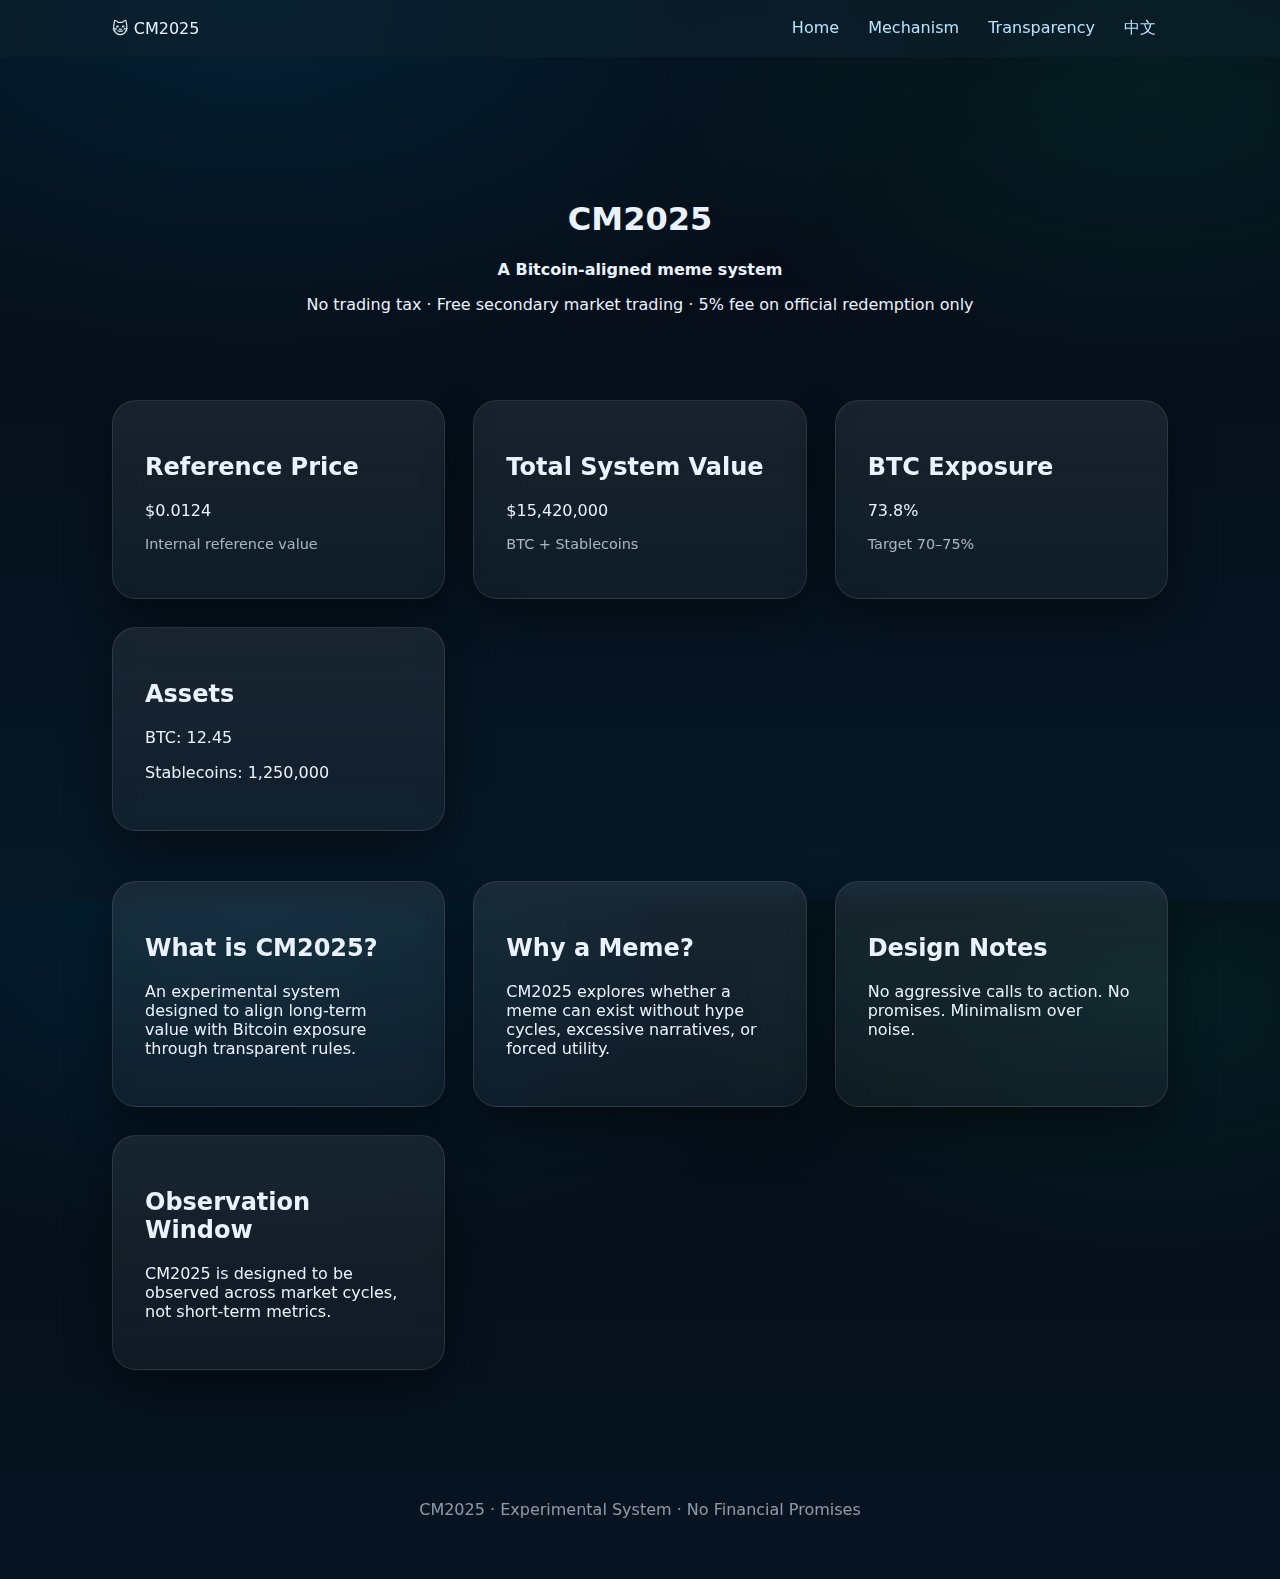
<file: index.html>
<!DOCTYPE html>
<html lang="en">
<head>
<meta name="viewport" content="width=device-width, initial-scale=1, viewport-fit=cover"><meta charset="UTF-8"/><title>CM2025</title>
<style>
body{margin:0;font-family:-apple-system,BlinkMacSystemFont,'Segoe UI',Roboto,Arial;
background:linear-gradient(180deg,#0b1f2a 0%,#0f2a3a 35%,#143447 65%,#102c3c 100%);
color:#e6f3fa}
header{position:sticky;top:0;background:rgba(12,32,45,.65);backdrop-filter:blur(16px)}
nav{max-width:1100px;margin:auto;display:flex;justify-content:space-between;align-items:center;padding:18px 22px}
nav a{color:#b8e3ff;text-decoration:none;margin:0 12px}
.container{max-width:1100px;margin:auto;padding:70px 22px}
.hero{text-align:center;margin-bottom:60px}
.grid{display:grid;grid-template-columns:repeat(auto-fit,minmax(260px,1fr));gap:28px}
.card{background:rgba(255,255,255,.06);border-radius:24px;padding:32px;
box-shadow:0 30px 80px rgba(0,0,0,.45)}
footer{text-align:center;opacity:.6;padding:60px 20px}
.small{opacity:.7;font-size:.9rem}
</style>
<link rel="stylesheet" href="assets/style.css">
</head>
<body>
<header><nav><div>🐱 CM2025</div><div>
<a href="index.html">Home</a>
<a href="mechanism.html">Mechanism</a>
<a href="transparency.html">Transparency</a>
<a href="cn/index.html">中文</a>
</div></nav></header>

<div class="container">
<section class="hero">
<h1>CM2025</h1>
<p><strong>A Bitcoin-aligned meme system</strong></p>
<p>No trading tax · Free secondary market trading · 5% fee on official redemption only</p>
</section>

<section class="grid">
<div class="card"><h2>Reference Price</h2><p id="cm2025-price">$0.0124</p><p class="small">Internal reference value</p></div>
<div class="card"><h2>Total System Value</h2><p>$15,420,000</p><p class="small">BTC + Stablecoins</p></div>
<div class="card"><h2>BTC Exposure</h2><p>73.8%</p><p class="small">Target 70–75%</p></div>
<div class="card"><h2>Assets</h2><p>BTC: 12.45</p><p>Stablecoins: 1,250,000</p></div>
</section>

<section class="grid" style="margin-top:50px">
<div class="card"><h2>What is CM2025?</h2>
<p>An experimental system designed to align long-term value with Bitcoin exposure through transparent rules.</p></div>
<div class="card"><h2>Why a Meme?</h2>
<p>CM2025 explores whether a meme can exist without hype cycles, excessive narratives, or forced utility.</p></div>
<div class="card"><h2>Design Notes</h2>
<p>No aggressive calls to action. No promises. Minimalism over noise.</p></div>
<div class="card"><h2>Observation Window</h2>
<p>CM2025 is designed to be observed across market cycles, not short-term metrics.</p></div>
</section>
</div>

<footer>CM2025 · Experimental System · No Financial Promises</footer>
<script src="assets/app.js"></script>
</body></html>
</file>
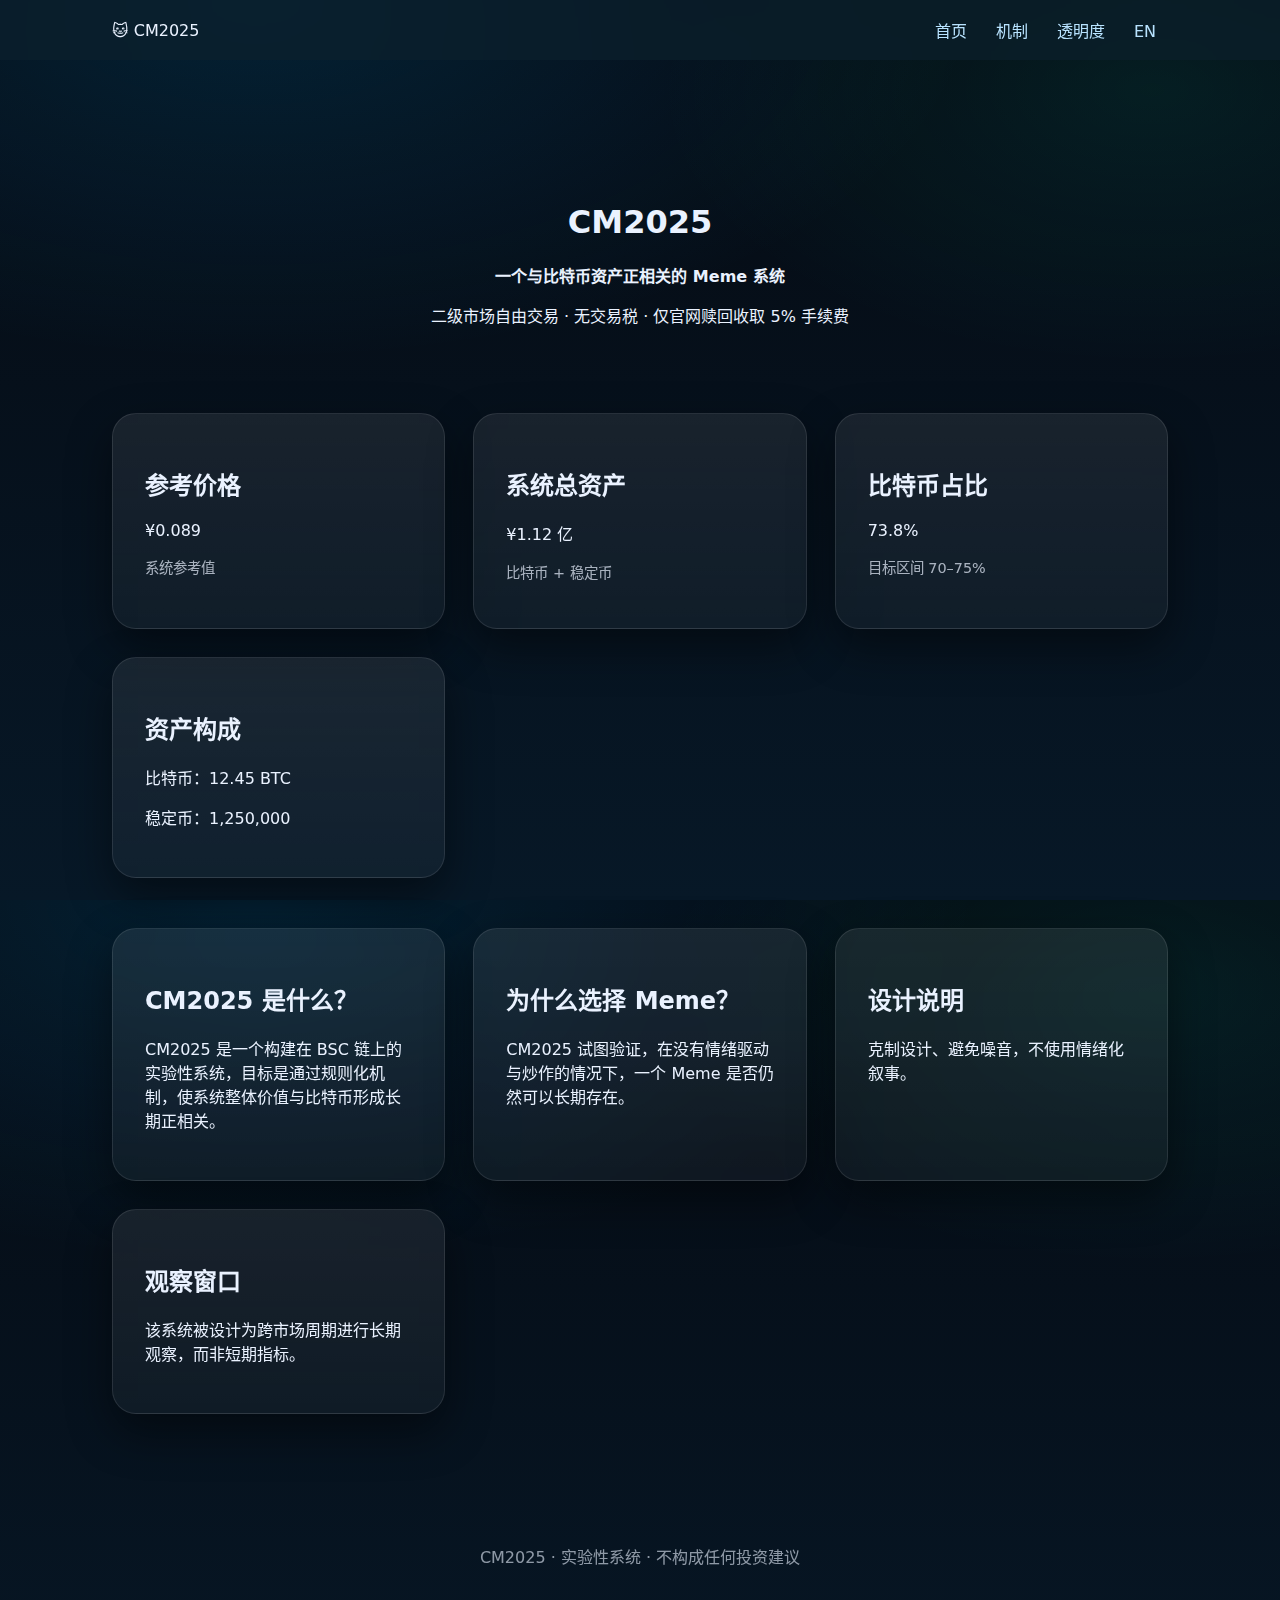
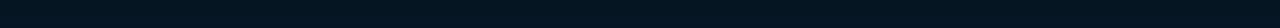
<file: cn/index.html>
<!DOCTYPE html>
<html lang="zh-CN">
<head>
<meta name="viewport" content="width=device-width, initial-scale=1, viewport-fit=cover"><meta charset="UTF-8"/><title>CM2025 中文</title>
<style>
body{margin:0;font-family:-apple-system,BlinkMacSystemFont,'Segoe UI',Roboto,Arial;
background:linear-gradient(180deg,#0b1f2a 0%,#0f2a3a 35%,#143447 65%,#102c3c 100%);
color:#e6f3fa}
header{position:sticky;top:0;background:rgba(12,32,45,.65);backdrop-filter:blur(16px)}
nav{max-width:1100px;margin:auto;display:flex;justify-content:space-between;align-items:center;padding:18px 22px}
nav a{color:#b8e3ff;text-decoration:none;margin:0 12px}
.container{max-width:1100px;margin:auto;padding:70px 22px}
.hero{text-align:center;margin-bottom:60px}
.grid{display:grid;grid-template-columns:repeat(auto-fit,minmax(260px,1fr));gap:28px}
.card{background:rgba(255,255,255,.06);border-radius:24px;padding:32px;
box-shadow:0 30px 80px rgba(0,0,0,.45)}
footer{text-align:center;opacity:.6;padding:60px 20px}
.small{opacity:.7;font-size:.9rem}
</style>
<link rel="stylesheet" href="../assets/style.css">
</head>
<body>
<header><nav><div>🐱 CM2025</div><div>
<a href="index.html">首页</a>
<a href="mechanism.html">机制</a>
<a href="transparency.html">透明度</a>
<a href="../index.html">EN</a>
</div></nav></header>

<div class="container">
<section class="hero">
<h1>CM2025</h1>
<p><strong>一个与比特币资产正相关的 Meme 系统</strong></p>
<p>二级市场自由交易 · 无交易税 · 仅官网赎回收取 5% 手续费</p>
</section>

<section class="grid">
<div class="card"><h2>参考价格</h2><p id="cm2025-price">¥0.089</p><p class="small">系统参考值</p></div>
<div class="card"><h2>系统总资产</h2><p>¥1.12 亿</p><p class="small">比特币 + 稳定币</p></div>
<div class="card"><h2>比特币占比</h2><p>73.8%</p><p class="small">目标区间 70–75%</p></div>
<div class="card"><h2>资产构成</h2><p>比特币：12.45 BTC</p><p>稳定币：1,250,000</p></div>
</section>

<section class="grid" style="margin-top:50px">
<div class="card"><h2>CM2025 是什么？</h2>
<p>CM2025 是一个构建在 BSC 链上的实验性系统，目标是通过规则化机制，使系统整体价值与比特币形成长期正相关。</p></div>
<div class="card"><h2>为什么选择 Meme？</h2>
<p>CM2025 试图验证，在没有情绪驱动与炒作的情况下，一个 Meme 是否仍然可以长期存在。</p></div>
<div class="card"><h2>设计说明</h2>
<p>克制设计、避免噪音，不使用情绪化叙事。</p></div>
<div class="card"><h2>观察窗口</h2>
<p>该系统被设计为跨市场周期进行长期观察，而非短期指标。</p></div>
</section>
</div>

<footer>CM2025 · 实验性系统 · 不构成任何投资建议</footer>
<script src="../assets/app.js"></script>
</body></html>
</file>
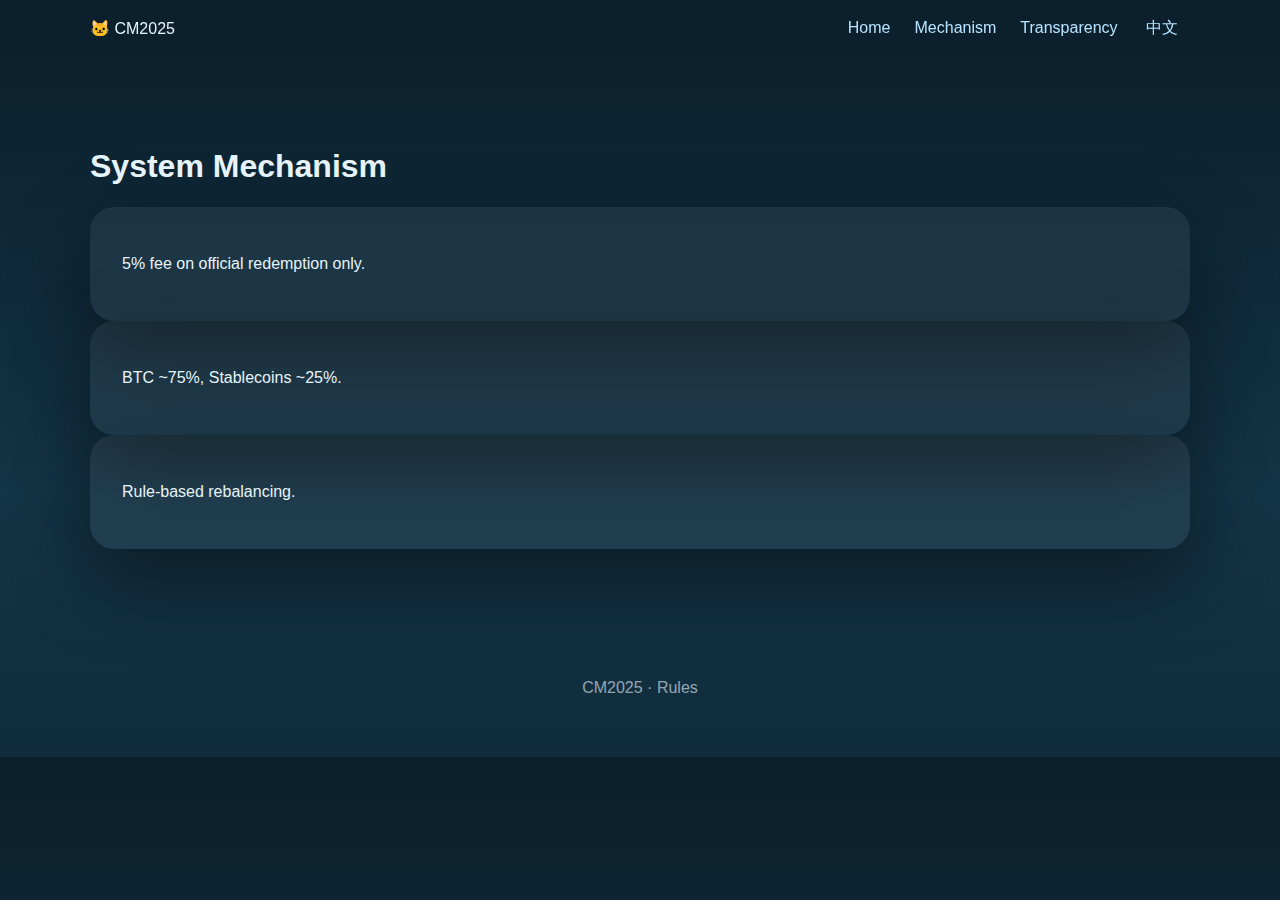
<file: mechanism.html>
<!DOCTYPE html><html><head><meta charset="UTF-8"/><title>Mechanism</title>
<style>
body{margin:0;font-family:-apple-system,BlinkMacSystemFont,'Segoe UI',Roboto,Arial;
background:linear-gradient(180deg,#0b1f2a 0%,#0f2a3a 35%,#143447 65%,#102c3c 100%);
color:#e6f3fa}
header{position:sticky;top:0;background:rgba(12,32,45,.65);backdrop-filter:blur(16px)}
nav{max-width:1100px;margin:auto;display:flex;justify-content:space-between;align-items:center;padding:18px 22px}
nav a{color:#b8e3ff;text-decoration:none;margin:0 12px}
.container{max-width:1100px;margin:auto;padding:70px 22px}
.hero{text-align:center;margin-bottom:60px}
.grid{display:grid;grid-template-columns:repeat(auto-fit,minmax(260px,1fr));gap:28px}
.card{background:rgba(255,255,255,.06);border-radius:24px;padding:32px;
box-shadow:0 30px 80px rgba(0,0,0,.45)}
footer{text-align:center;opacity:.6;padding:60px 20px}
.small{opacity:.7;font-size:.9rem}
</style>
</head>
<body><header><nav><div>🐱 CM2025</div><div>
<a href="index.html">Home</a><a href="mechanism.html">Mechanism</a><a href="transparency.html">Transparency</a>
<a href="cn/mechanism.html">中文</a></div></nav></header>
<div class="container"><h1>System Mechanism</h1>
<div class="card"><p>5% fee on official redemption only.</p></div>
<div class="card"><p>BTC ~75%, Stablecoins ~25%.</p></div>
<div class="card"><p>Rule-based rebalancing.</p></div></div>
<footer>CM2025 · Rules</footer></body></html>
</file>
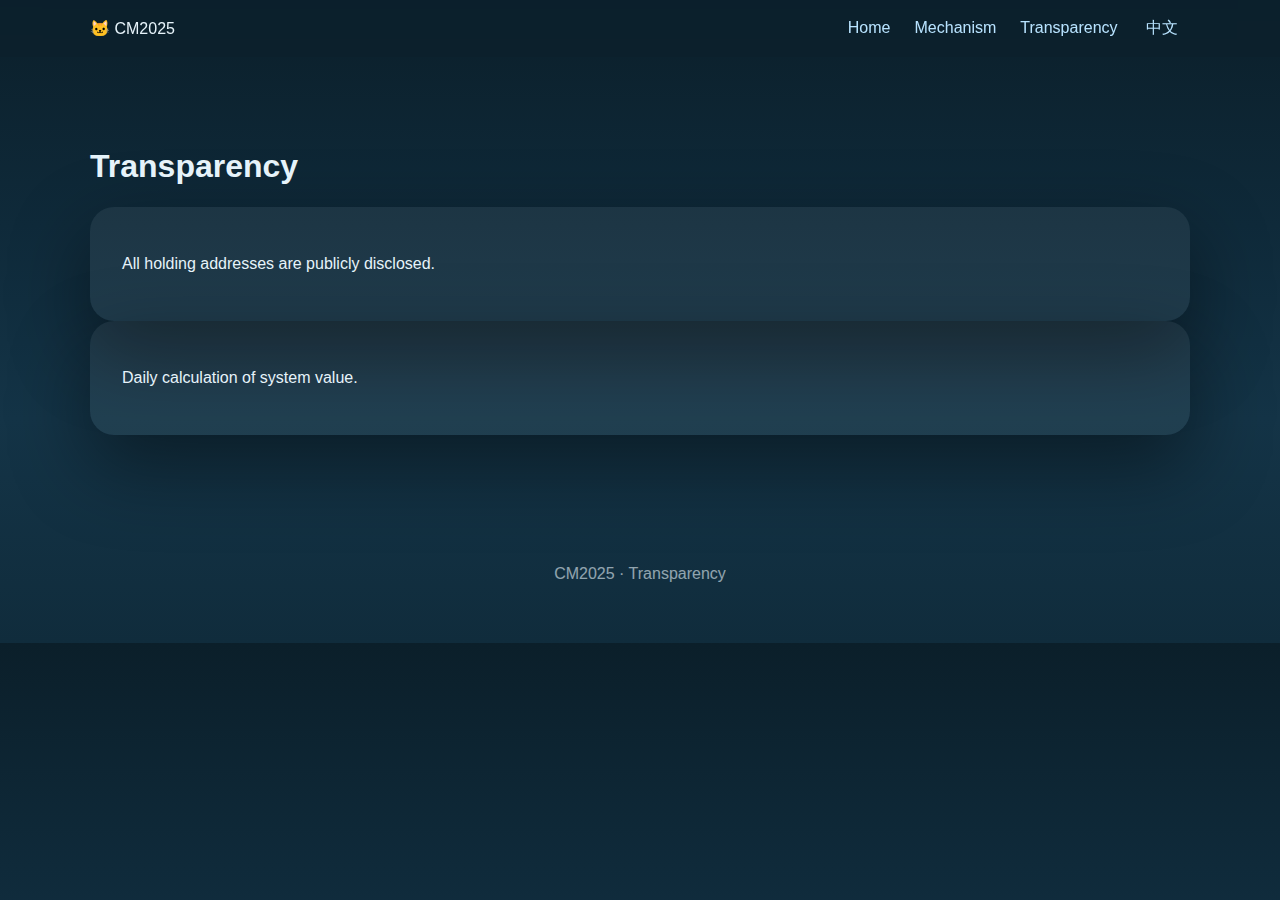
<file: transparency.html>
<!DOCTYPE html><html><head><meta charset="UTF-8"/><title>Transparency</title>
<style>
body{margin:0;font-family:-apple-system,BlinkMacSystemFont,'Segoe UI',Roboto,Arial;
background:linear-gradient(180deg,#0b1f2a 0%,#0f2a3a 35%,#143447 65%,#102c3c 100%);
color:#e6f3fa}
header{position:sticky;top:0;background:rgba(12,32,45,.65);backdrop-filter:blur(16px)}
nav{max-width:1100px;margin:auto;display:flex;justify-content:space-between;align-items:center;padding:18px 22px}
nav a{color:#b8e3ff;text-decoration:none;margin:0 12px}
.container{max-width:1100px;margin:auto;padding:70px 22px}
.hero{text-align:center;margin-bottom:60px}
.grid{display:grid;grid-template-columns:repeat(auto-fit,minmax(260px,1fr));gap:28px}
.card{background:rgba(255,255,255,.06);border-radius:24px;padding:32px;
box-shadow:0 30px 80px rgba(0,0,0,.45)}
footer{text-align:center;opacity:.6;padding:60px 20px}
.small{opacity:.7;font-size:.9rem}
</style>
</head>
<body><header><nav><div>🐱 CM2025</div><div>
<a href="index.html">Home</a><a href="mechanism.html">Mechanism</a><a href="transparency.html">Transparency</a>
<a href="cn/transparency.html">中文</a></div></nav></header>
<div class="container"><h1>Transparency</h1>
<div class="card"><p>All holding addresses are publicly disclosed.</p></div>
<div class="card"><p>Daily calculation of system value.</p></div></div>
<footer>CM2025 · Transparency</footer></body></html>
</file>
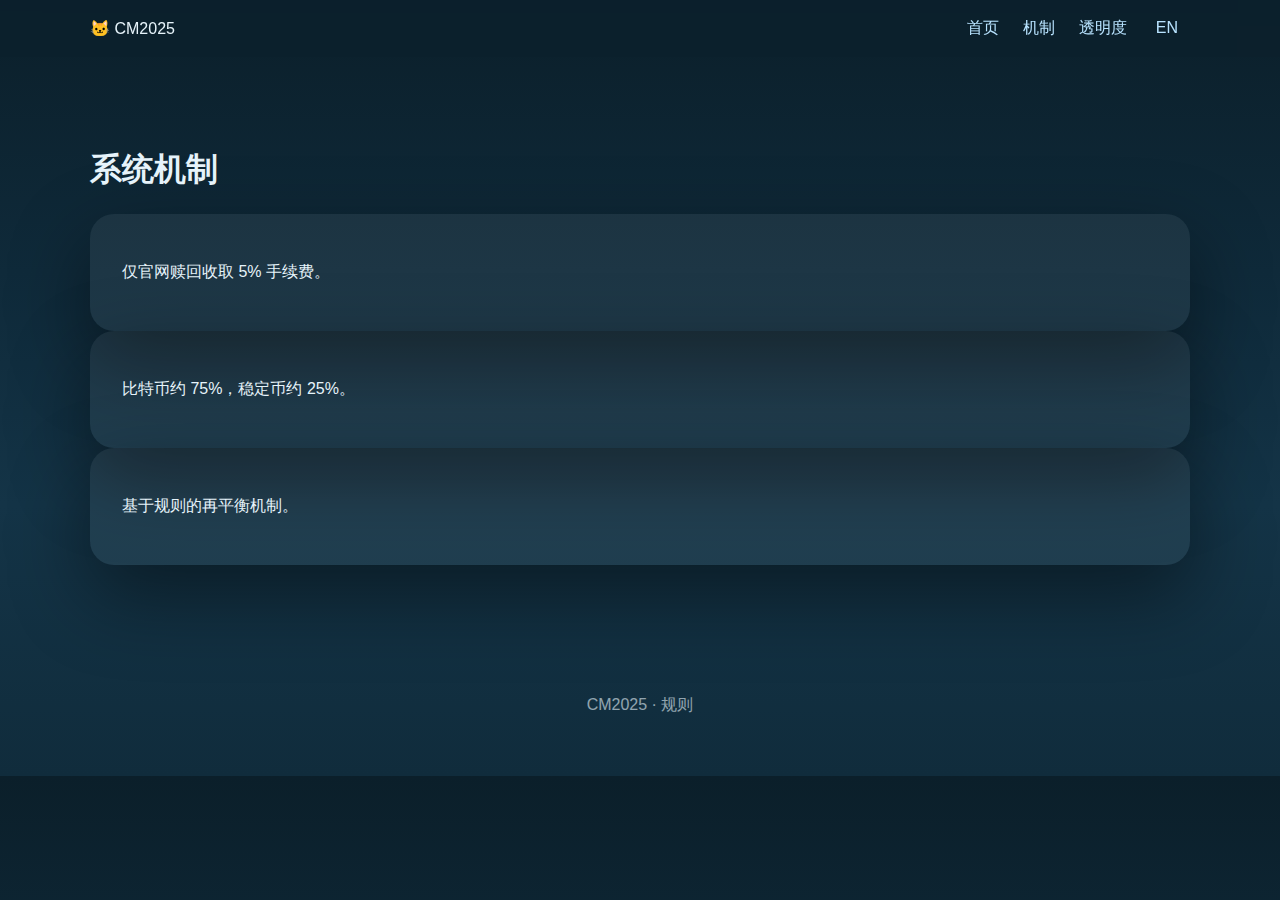
<file: cn/mechanism.html>
<!DOCTYPE html><html><head><meta charset="UTF-8"/><title>机制</title>
<style>
body{margin:0;font-family:-apple-system,BlinkMacSystemFont,'Segoe UI',Roboto,Arial;
background:linear-gradient(180deg,#0b1f2a 0%,#0f2a3a 35%,#143447 65%,#102c3c 100%);
color:#e6f3fa}
header{position:sticky;top:0;background:rgba(12,32,45,.65);backdrop-filter:blur(16px)}
nav{max-width:1100px;margin:auto;display:flex;justify-content:space-between;align-items:center;padding:18px 22px}
nav a{color:#b8e3ff;text-decoration:none;margin:0 12px}
.container{max-width:1100px;margin:auto;padding:70px 22px}
.hero{text-align:center;margin-bottom:60px}
.grid{display:grid;grid-template-columns:repeat(auto-fit,minmax(260px,1fr));gap:28px}
.card{background:rgba(255,255,255,.06);border-radius:24px;padding:32px;
box-shadow:0 30px 80px rgba(0,0,0,.45)}
footer{text-align:center;opacity:.6;padding:60px 20px}
.small{opacity:.7;font-size:.9rem}
</style>
</head>
<body><header><nav><div>🐱 CM2025</div><div>
<a href="index.html">首页</a><a href="mechanism.html">机制</a><a href="transparency.html">透明度</a>
<a href="../mechanism.html">EN</a></div></nav></header>
<div class="container"><h1>系统机制</h1>
<div class="card"><p>仅官网赎回收取 5% 手续费。</p></div>
<div class="card"><p>比特币约 75%，稳定币约 25%。</p></div>
<div class="card"><p>基于规则的再平衡机制。</p></div></div>
<footer>CM2025 · 规则</footer></body></html>
</file>
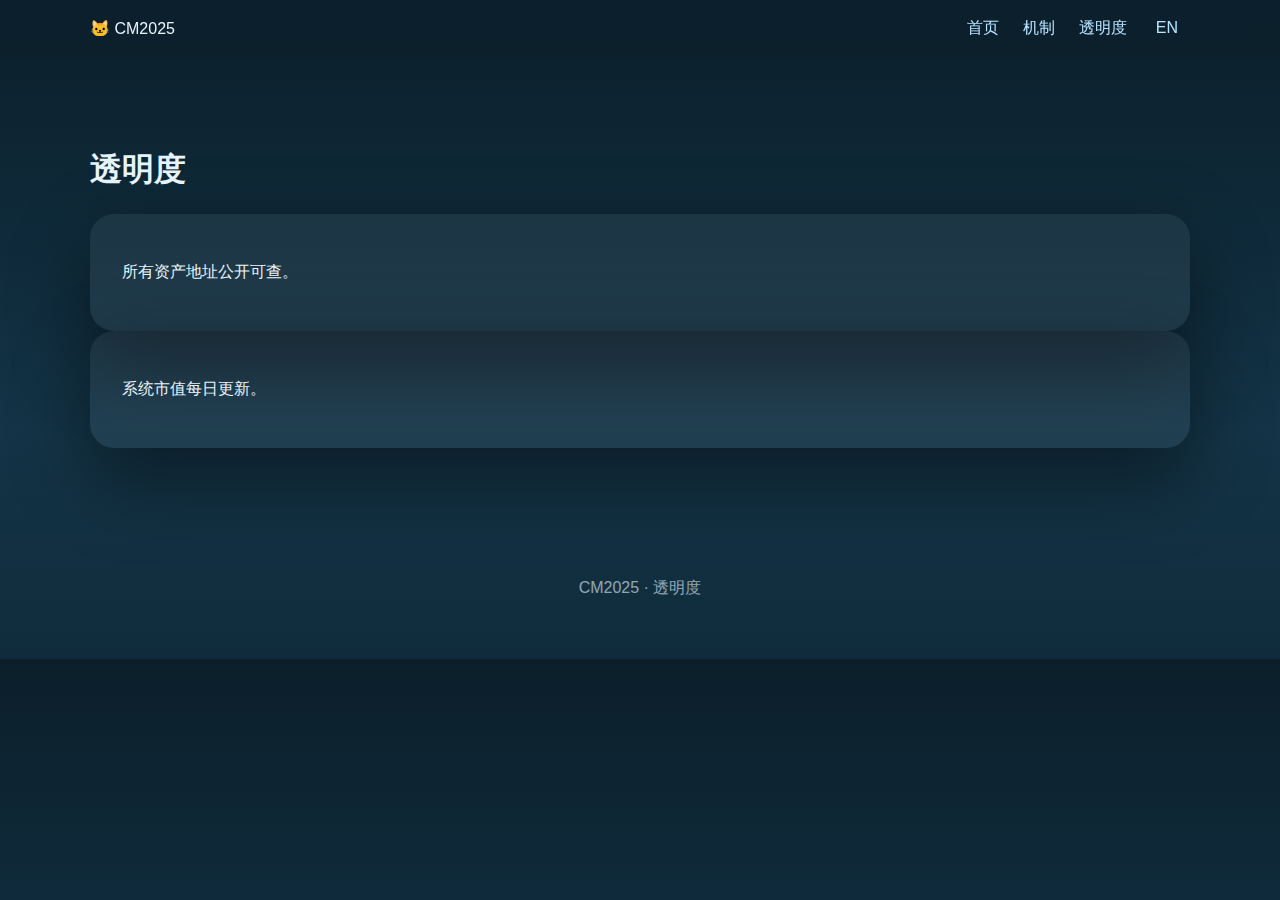
<file: cn/transparency.html>
<!DOCTYPE html><html><head><meta charset="UTF-8"/><title>透明度</title>
<style>
body{margin:0;font-family:-apple-system,BlinkMacSystemFont,'Segoe UI',Roboto,Arial;
background:linear-gradient(180deg,#0b1f2a 0%,#0f2a3a 35%,#143447 65%,#102c3c 100%);
color:#e6f3fa}
header{position:sticky;top:0;background:rgba(12,32,45,.65);backdrop-filter:blur(16px)}
nav{max-width:1100px;margin:auto;display:flex;justify-content:space-between;align-items:center;padding:18px 22px}
nav a{color:#b8e3ff;text-decoration:none;margin:0 12px}
.container{max-width:1100px;margin:auto;padding:70px 22px}
.hero{text-align:center;margin-bottom:60px}
.grid{display:grid;grid-template-columns:repeat(auto-fit,minmax(260px,1fr));gap:28px}
.card{background:rgba(255,255,255,.06);border-radius:24px;padding:32px;
box-shadow:0 30px 80px rgba(0,0,0,.45)}
footer{text-align:center;opacity:.6;padding:60px 20px}
.small{opacity:.7;font-size:.9rem}
</style>
</head>
<body><header><nav><div>🐱 CM2025</div><div>
<a href="index.html">首页</a><a href="mechanism.html">机制</a><a href="transparency.html">透明度</a>
<a href="../transparency.html">EN</a></div></nav></header>
<div class="container"><h1>透明度</h1>
<div class="card"><p>所有资产地址公开可查。</p></div>
<div class="card"><p>系统市值每日更新。</p></div></div>
<footer>CM2025 · 透明度</footer></body></html>
</file>
<file: assets/style.css>
/* CM2025 shared responsive style v1.1.1 (EN/CN unified)
   Philosophy: restraint > clarity > longevity
*/
:root{
  --bg0:#050a12;--bg1:#071827;--ink:#eaf2ff;--muted:rgba(234,242,255,.72);
  --line:rgba(255,255,255,.10);--glass:rgba(255,255,255,.06);
  --shadow:0 18px 45px rgba(0,0,0,.45);
  --r:18px;--r2:24px;--max:1120px
}
*{box-sizing:border-box}
html,body{height:100%}
body{
  margin:0;font-family:system-ui,-apple-system,Segoe UI,Roboto,Arial,"PingFang SC","Microsoft YaHei",sans-serif;
  color:var(--ink);
  background:
    radial-gradient(1200px 600px at 20% 0%, rgba(0,170,255,.14), transparent 60%),
    radial-gradient(900px 500px at 90% 10%, rgba(0,255,200,.08), transparent 55%),
    linear-gradient(180deg,var(--bg0),var(--bg1));
}
a{color:inherit;text-decoration:none}
.container{width:min(var(--max),calc(100% - 48px));margin:0 auto}
.section{padding:56px 0}
.card{
  border:1px solid var(--line);
  border-radius:var(--r2);
  background:linear-gradient(180deg,rgba(255,255,255,.08),rgba(255,255,255,.04));
  box-shadow:var(--shadow);
  backdrop-filter:blur(10px)
}
.pad{padding:22px}

/* Nav */
.topbar{position:sticky;top:0;z-index:40;background:rgba(5,10,18,.6);backdrop-filter:blur(10px);border-bottom:1px solid rgba(255,255,255,.08)}
.nav{display:flex;align-items:center;justify-content:space-between;padding:14px 0}
.brand{display:flex;align-items:center;gap:10px;font-weight:700;letter-spacing:.6px}
.brand .dot{width:10px;height:10px;border-radius:99px;background:rgba(0,200,255,.9);box-shadow:0 0 18px rgba(0,200,255,.45)}
.navlinks{display:flex;gap:14px;align-items:center}
.navlinks a{padding:10px 12px;border-radius:12px;color:var(--muted)}
.navlinks a:hover{color:var(--ink);background:rgba(255,255,255,.04);border:1px solid rgba(255,255,255,.12)}

/* Hero */
.hero{padding:52px 0 10px}
.heroGrid{display:grid;grid-template-columns:1.15fr .85fr;gap:18px}
.hTitle{font-size:42px;line-height:1.06;margin:0 0 12px}
.hSub{margin:0;color:var(--muted);font-size:16px;line-height:1.65;max-width:58ch}
.kpis{display:grid;grid-template-columns:1fr 1fr;gap:12px}
.kpi{border:1px solid rgba(255,255,255,.12);background:rgba(255,255,255,.04);border-radius:var(--r);padding:14px}
.kpi .label{color:var(--muted);font-size:12px}
.kpi .value{font-size:20px;margin-top:6px}
.kpi .hint{color:rgba(234,242,255,.55);font-size:12px;margin-top:6px}

/* Data */
.dataBlock{margin-top:18px}
.dataGrid{display:grid;grid-template-columns:repeat(4,1fr);gap:12px}
.dataCard{padding:16px;border-radius:var(--r2);border:1px solid rgba(255,255,255,.12);background:rgba(255,255,255,.04)}
.dataCard .t{color:var(--muted);font-size:12px}
.dataCard .v{font-size:22px;margin-top:8px}
.dataCard .s{color:rgba(234,242,255,.55);font-size:12px;margin-top:6px}

/* Content */
.grid2{display:grid;grid-template-columns:1fr 1fr;gap:12px}
.blockTitle{font-size:16px;margin:0 0 10px}
.p{margin:0;color:var(--muted);line-height:1.75}

/* Footer */
.footer{padding:28px 0 42px;color:rgba(234,242,255,.55);font-size:13px}

/* Responsive */
@media(max-width:980px){
  .heroGrid{grid-template-columns:1fr}
  .hTitle{font-size:38px}
  .dataGrid{grid-template-columns:repeat(2,1fr)}
  .grid2{grid-template-columns:1fr}
}
@media(max-width:560px){
  .container{width:calc(100% - 28px)}
  .section{padding:44px 0}
  .hTitle{font-size:32px}
  .hSub{font-size:15px}
  .dataGrid{grid-template-columns:1fr}
  .kpis{grid-template-columns:1fr}
}
</file>
